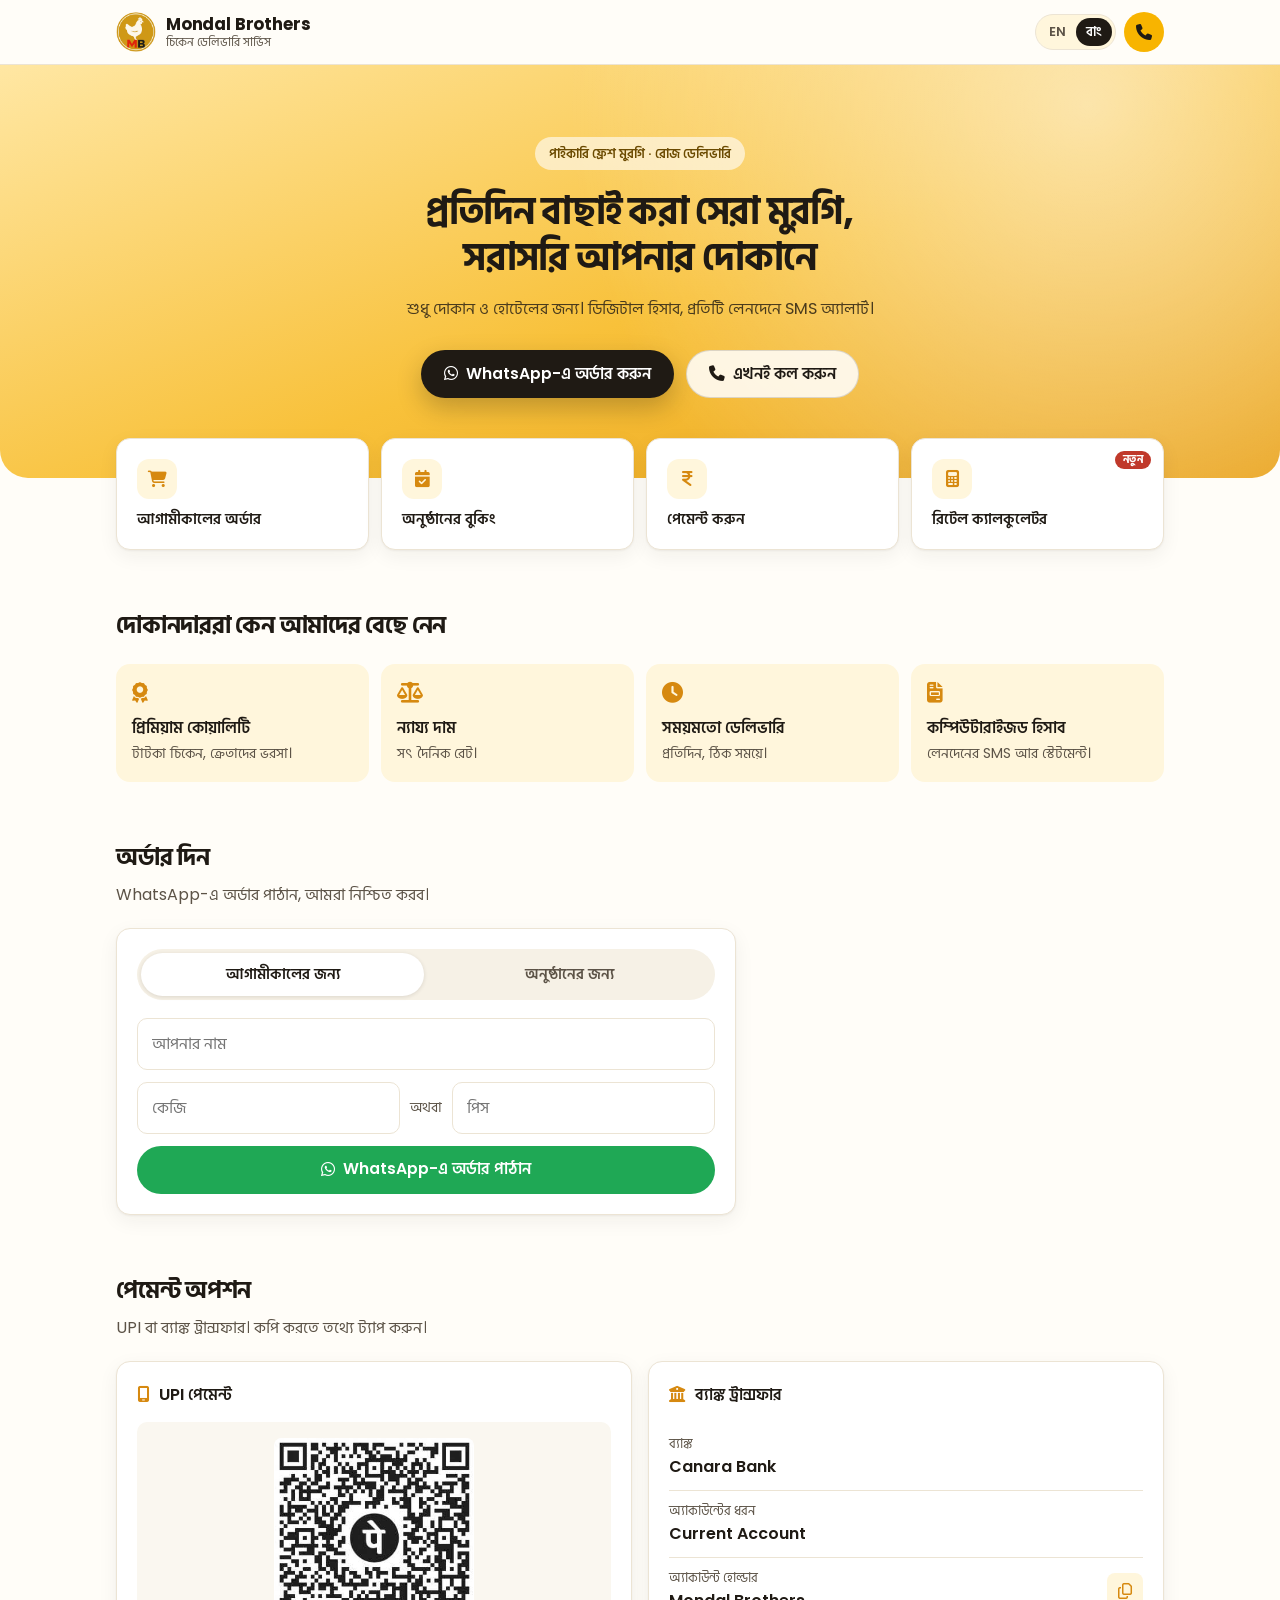
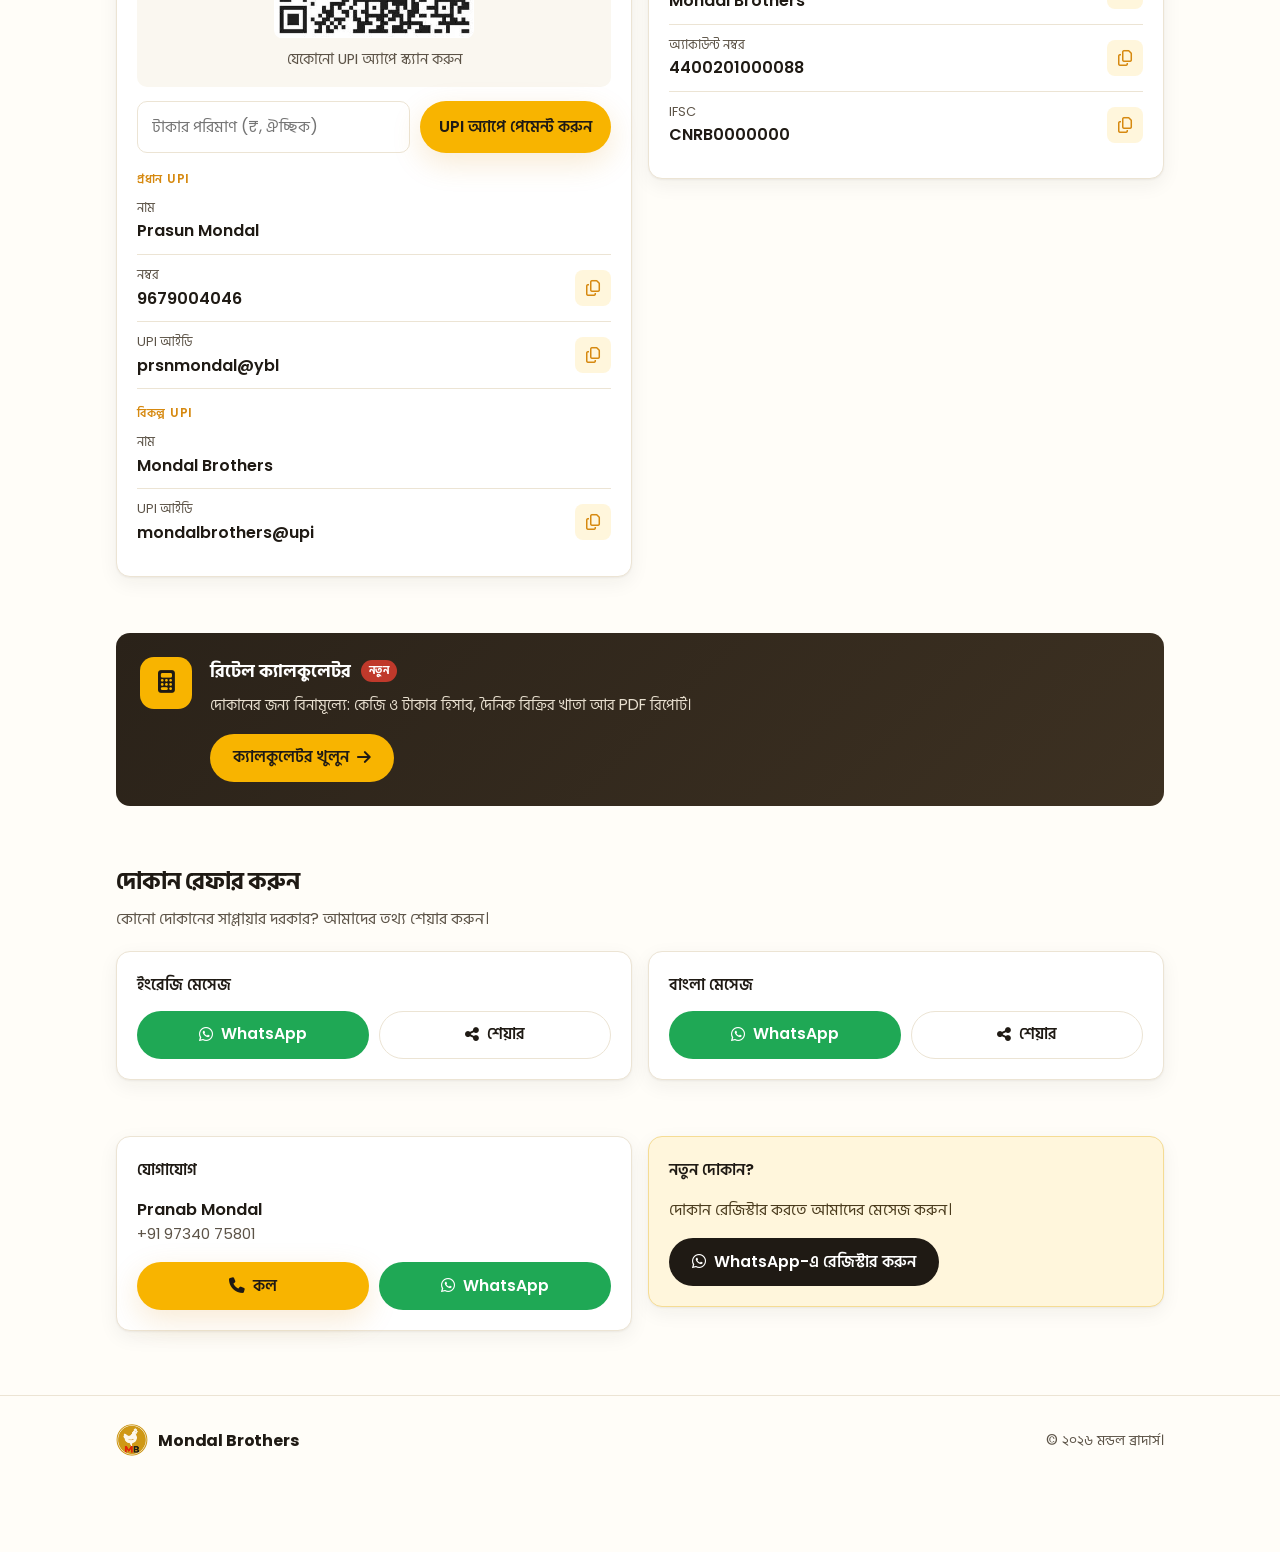
<file: index.html>
<!DOCTYPE html>
<html lang="bn">
<head>
    <meta charset="UTF-8" />
    <meta name="viewport" content="width=device-width, initial-scale=1.0" />
    <title>Mondal Brothers | Fresh Chicken Delivery for Shops &amp; Hotels</title>
    <meta name="description" content="Mondal Brothers delivers fresh farm chicken to shops and hotels every day. Premium quality, fair prices, on-time delivery and computerised accounting with daily SMS." />
    <meta name="theme-color" content="#f8b400" />

    <meta property="og:type" content="website" />
    <meta property="og:title" content="Mondal Brothers | Fresh Chicken Delivery" />
    <meta property="og:description" content="Fresh farm chicken delivered daily to shops and hotels. Order on WhatsApp." />
    <meta property="og:image" content="images/icon-512.jpg" />

    <link rel="icon" href="images/mb-icon.png" />
    <link rel="apple-touch-icon" href="images/icon-192.jpg" />
    <link rel="manifest" href="manifest.json" />

    <link rel="preconnect" href="https://fonts.googleapis.com" />
    <link rel="preconnect" href="https://fonts.gstatic.com" crossorigin />
    <link href="https://fonts.googleapis.com/css2?family=Poppins:wght@400;500;600;700&family=Hind+Siliguri:wght@400;500;600;700&display=swap" rel="stylesheet" />
    <link rel="stylesheet"
          href="https://cdnjs.cloudflare.com/ajax/libs/font-awesome/6.5.1/css/all.min.css"
          crossorigin="anonymous" referrerpolicy="no-referrer" />
    <link rel="stylesheet" href="style.css" />

    <script type="application/ld+json">
    {
        "@context": "https://schema.org",
        "@type": "LocalBusiness",
        "name": "Mondal Brothers",
        "description": "Wholesale fresh chicken delivered daily to shops and hotels.",
        "telephone": "+91-9734075801",
        "image": "images/icon-512.jpg",
        "priceRange": "₹"
    }
    </script>

    <script>
        if ("serviceWorker" in navigator) {
          navigator.serviceWorker.register("service-worker.js");
        }
    </script>
</head>

<body>

<span id="copyToast" class="toast" role="status" aria-live="polite"></span>

<!-- ================= TOP BAR ================= -->
<header class="topbar">
    <div class="container topbar-inner">
        <a href="#top" class="brand">
            <img src="images/mb-icon.png" alt="" class="brand-logo" width="40" height="40" />
            <span class="brand-text">
                <span class="brand-name">Mondal Brothers</span>
                <span class="brand-tag" data-translate="brand_tagline"></span>
            </span>
        </a>

        <div class="topbar-actions">
            <div id="langSwitcher" class="lang-switch" role="group" aria-label="Language">
                <button type="button" class="lang-opt" onclick="switchLang('en')" data-lang="en">EN</button>
                <button type="button" class="lang-opt" onclick="switchLang('bn')" data-lang="bn">বাং</button>
            </div>
            <a href="tel:+919734075801" class="icon-btn" aria-label="Call Mondal Brothers">
                <i class="fa-solid fa-phone"></i>
            </a>
        </div>
    </div>
</header>

<main id="top">

    <!-- ================= HERO ================= -->
    <section class="hero">
        <div class="container hero-inner">
            <p class="eyebrow" data-translate="hero_eyebrow"></p>
            <h1 class="hero-title" data-translate="hero_title"></h1>
            <p class="hero-sub" data-translate="subtitle"></p>

            <div class="hero-ctas">
                <a href="#order" class="btn btn-primary" onclick="trackSection('order')">
                    <i class="fa-brands fa-whatsapp"></i><span data-translate="order_whatsapp"></span>
                </a>
                <a href="tel:+919734075801" class="btn btn-ghost">
                    <i class="fa-solid fa-phone"></i><span data-translate="call_now"></span>
                </a>
            </div>
        </div>
    </section>

    <!-- ================= QUICK ACTIONS ================= -->
    <section class="container quick" aria-labelledby="quickTitle">
        <h2 id="quickTitle" class="visually-hidden" data-translate="quick_title"></h2>
        <div class="quick-grid">
            <a href="#order" class="quick-tile" onclick="showOrderTab('tomorrow'); trackSection('order')">
                <span class="tile-icon"><i class="fa-solid fa-cart-shopping"></i></span>
                <span data-translate="qa_order"></span>
            </a>
            <a href="#order" class="quick-tile" onclick="showOrderTab('occasion'); trackSection('prebook')">
                <span class="tile-icon"><i class="fa-solid fa-calendar-check"></i></span>
                <span data-translate="qa_prebook"></span>
            </a>
            <a href="#pay" class="quick-tile" onclick="trackSection('payment')">
                <span class="tile-icon"><i class="fa-solid fa-indian-rupee-sign"></i></span>
                <span data-translate="qa_pay"></span>
            </a>
            <a href="retail-calculator/retail-calculator.html" class="quick-tile">
                <span class="tile-icon"><i class="fa-solid fa-calculator"></i></span>
                <span data-translate="retail_calculator"></span>
                <span class="badge" data-translate="new_badge"></span>
            </a>
        </div>
    </section>

    <!-- ================= WHY US ================= -->
    <section class="section container" aria-labelledby="whyTitle">
        <h2 id="whyTitle" class="section-title" data-translate="why_title"></h2>
        <div class="feature-grid">
            <div class="feature">
                <i class="fa-solid fa-award"></i>
                <h3 data-translate="f_quality_t"></h3>
                <p data-translate="f_quality_d"></p>
            </div>
            <div class="feature">
                <i class="fa-solid fa-scale-balanced"></i>
                <h3 data-translate="f_price_t"></h3>
                <p data-translate="f_price_d"></p>
            </div>
            <div class="feature">
                <i class="fa-solid fa-clock"></i>
                <h3 data-translate="f_delivery_t"></h3>
                <p data-translate="f_delivery_d"></p>
            </div>
            <div class="feature">
                <i class="fa-solid fa-file-invoice"></i>
                <h3 data-translate="f_accounts_t"></h3>
                <p data-translate="f_accounts_d"></p>
            </div>
        </div>
    </section>

    <!-- ================= ORDER ================= -->
    <section id="order" class="section container" aria-labelledby="orderTitle">
        <h2 id="orderTitle" class="section-title" data-translate="order_title"></h2>
        <p class="section-desc" data-translate="order_desc"></p>

        <div class="card">
            <div class="tabs" role="tablist">
                <button type="button" class="tab active" role="tab" aria-selected="true"
                        data-tab="tomorrow" onclick="showOrderTab('tomorrow')" data-translate="tab_tomorrow"></button>
                <button type="button" class="tab" role="tab" aria-selected="false"
                        data-tab="occasion" onclick="showOrderTab('occasion')" data-translate="tab_occasion"></button>
            </div>

            <!-- Order for tomorrow -->
            <form id="orderForm" class="form tab-panel" data-panel="tomorrow">
                <input type="text" id="name" autocomplete="name"
                       data-translate-placeholder="name_ph" required />

                <div class="qty-row">
                    <input type="number" id="kg" min="0" step="0.1" inputmode="decimal" data-translate-placeholder="order_kg_ph" />
                    <span class="or-text" data-translate="or"></span>
                    <input type="number" id="pieces" min="0" step="1" inputmode="numeric" data-translate-placeholder="order_pcs_ph" />
                </div>
                <p id="qtyError" class="form-error" data-translate="qty_required" hidden></p>

                <button type="submit" class="btn btn-whatsapp btn-block">
                    <i class="fa-brands fa-whatsapp"></i><span data-translate="send_whatsapp"></span>
                </button>
            </form>

            <!-- Occasion pre-booking -->
            <form id="occasionForm" class="form tab-panel" data-panel="occasion" hidden>
                <p class="small-info" data-translate="prebook_desc"></p>

                <input type="text" id="occName" autocomplete="name"
                       data-translate-placeholder="name_ph" required />
                <input type="text" id="occTitle" data-translate-placeholder="occ_ph" />

                <label class="field-label" for="occDate" data-translate="occ_date_label"></label>
                <input type="date" id="occDate" required />

                <input type="number" id="occQty" min="0" inputmode="decimal" data-translate-placeholder="qty_ph" />

                <button type="button" class="btn btn-whatsapp btn-block" onclick="sendOccasionBooking()">
                    <i class="fa-brands fa-whatsapp"></i><span data-translate="submit_prebook"></span>
                </button>
            </form>
        </div>
    </section>

    <!-- ================= PAYMENT ================= -->
    <section id="pay" class="section container" aria-labelledby="payTitle">
        <h2 id="payTitle" class="section-title" data-translate="payment_opt"></h2>
        <p class="section-desc" data-translate="choose_payment"></p>

        <div class="pay-grid">
            <!-- UPI -->
            <div class="card">
                <h3 class="card-title"><i class="fa-solid fa-mobile-screen"></i><span data-translate="upi_title"></span></h3>

                <div class="qr-wrapper">
                    <img src="images/payment-qr.jpeg" alt="UPI payment QR code" class="qr-code" width="200" height="200" />
                    <p class="muted" data-translate="scan_pay"></p>
                </div>

                <div class="pay-row">
                    <input type="number" id="amt" min="1" inputmode="decimal" class="amount-input" data-translate-placeholder="enter_amt" />
                    <button type="button" class="btn btn-primary" onclick="payViaUpiSmart()">
                        <span data-translate="pay_now"></span>
                    </button>
                </div>

                <div class="details-list">
                    <p class="details-label" data-translate="primary_upi"></p>
                    <div class="details-row">
                        <span class="label" data-translate="name_label"></span>
                        <span class="value">Prasun Mondal</span>
                    </div>
                    <div class="details-row">
                        <span class="label" data-translate="number_label"></span>
                        <span id="upiNumber" class="value copyable" tabindex="0">9679004046</span>
                        <button type="button" class="copy-icon" aria-label="Copy" onclick="copyToClipboard('upiNumber')"><i class="fa-regular fa-copy"></i></button>
                    </div>
                    <div class="details-row">
                        <span class="label" data-translate="upi_id_label"></span>
                        <span id="upiID" class="value copyable" tabindex="0">prsnmondal@ybl</span>
                        <button type="button" class="copy-icon" aria-label="Copy" onclick="copyToClipboard('upiID')"><i class="fa-regular fa-copy"></i></button>
                    </div>

                    <p class="details-label" data-translate="alt_upi"></p>
                    <div class="details-row">
                        <span class="label" data-translate="name_label"></span>
                        <span class="value">Mondal Brothers</span>
                    </div>
                    <div class="details-row">
                        <span class="label" data-translate="upi_id_label"></span>
                        <span id="altUPIID" class="value copyable" tabindex="0">mondalbrothers@upi</span>
                        <button type="button" class="copy-icon" aria-label="Copy" onclick="copyToClipboard('altUPIID')"><i class="fa-regular fa-copy"></i></button>
                    </div>
                </div>
            </div>

            <!-- Bank transfer -->
            <div class="card">
                <h3 class="card-title"><i class="fa-solid fa-building-columns"></i><span data-translate="bank_title"></span></h3>

                <div class="details-list">
                    <div class="details-row">
                        <span class="label" data-translate="bank_name"></span>
                        <span id="bankName" class="value">Canara Bank</span>
                    </div>
                    <div class="details-row">
                        <span class="label" data-translate="acc_type"></span>
                        <span class="value">Current Account</span>
                    </div>
                    <div class="details-row">
                        <span class="label" data-translate="acc_holder"></span>
                        <span id="accHolder" class="value copyable" tabindex="0">Mondal Brothers</span>
                        <button type="button" class="copy-icon" aria-label="Copy" onclick="copyToClipboard('accHolder')"><i class="fa-regular fa-copy"></i></button>
                    </div>
                    <div class="details-row">
                        <span class="label" data-translate="acc_no"></span>
                        <span id="accNo" class="value copyable" tabindex="0">4400201000088</span>
                        <button type="button" class="copy-icon" aria-label="Copy" onclick="copyToClipboard('accNo')"><i class="fa-regular fa-copy"></i></button>
                    </div>
                    <div class="details-row">
                        <span class="label" data-translate="ifsc"></span>
                        <span id="ifsc" class="value copyable" tabindex="0">CNRB0000000</span>
                        <button type="button" class="copy-icon" aria-label="Copy" onclick="copyToClipboard('ifsc')"><i class="fa-regular fa-copy"></i></button>
                    </div>
                </div>
            </div>
        </div>
    </section>

    <!-- ================= RETAIL CALCULATOR PROMO ================= -->
    <section class="section container">
        <div class="promo">
            <div class="promo-icon"><i class="fa-solid fa-calculator"></i></div>
            <div class="promo-body">
                <h2 class="promo-title">
                    <span data-translate="retail_calculator"></span>
                    <span class="badge" data-translate="new_badge"></span>
                </h2>
                <p data-translate="calc_desc"></p>
                <a href="retail-calculator/retail-calculator.html" class="btn btn-dark">
                    <span data-translate="calc_open"></span><i class="fa-solid fa-arrow-right"></i>
                </a>
            </div>
        </div>
    </section>

    <!-- ================= REFER ================= -->
    <section id="refer" class="section container" aria-labelledby="referTitle">
        <h2 id="referTitle" class="section-title" data-translate="share_title"></h2>
        <p class="section-desc" data-translate="share_desc"></p>

        <div class="share-grid">
            <div class="card share-card">
                <h3 class="card-title" data-translate="msg_en"></h3>
                <div class="share-actions">
                    <button type="button" class="btn btn-whatsapp" onclick="shareOnWhatsAppEnglish()">
                        <i class="fa-brands fa-whatsapp"></i><span data-translate="share_wa"></span>
                    </button>
                    <button type="button" class="btn btn-outline" onclick="shareViaNativeEnglish()">
                        <i class="fa-solid fa-share-nodes"></i><span data-translate="share_btn"></span>
                    </button>
                </div>
            </div>
            <div class="card share-card">
                <h3 class="card-title" data-translate="msg_bn"></h3>
                <div class="share-actions">
                    <button type="button" class="btn btn-whatsapp" onclick="shareOnWhatsAppBengali()">
                        <i class="fa-brands fa-whatsapp"></i><span data-translate="share_wa"></span>
                    </button>
                    <button type="button" class="btn btn-outline" onclick="shareViaNativeBengali()">
                        <i class="fa-solid fa-share-nodes"></i><span data-translate="share_btn"></span>
                    </button>
                </div>
            </div>
        </div>
    </section>

    <!-- ================= CONTACT & SIGN-UP ================= -->
    <section id="contact" class="section container" aria-labelledby="contactTitle">
        <div class="contact-grid">
            <div class="card">
                <h2 id="contactTitle" class="card-title" data-translate="contact_title"></h2>
                <p class="contact-name">Pranab Mondal</p>
                <p class="muted">+91 97340 75801</p>
                <div class="share-actions">
                    <a href="tel:+919734075801" class="btn btn-primary">
                        <i class="fa-solid fa-phone"></i><span data-translate="call"></span>
                    </a>
                    <a href="https://wa.me/919734075801" target="_blank" rel="noopener" class="btn btn-whatsapp">
                        <i class="fa-brands fa-whatsapp"></i><span data-translate="whatsapp"></span>
                    </a>
                </div>
            </div>

            <div class="card signup-card">
                <h2 class="card-title" data-translate="signup_title"></h2>
                <p data-translate="signup_desc"></p>
                <a href="https://wa.me/919734075801" target="_blank" rel="noopener" id="signupLink" class="btn btn-dark">
                    <i class="fa-brands fa-whatsapp"></i><span data-translate="signup"></span>
                </a>
            </div>
        </div>
    </section>

</main>

<button id="installBtn" class="install-btn" onclick="installPwa()" style="display:none;">
    <i class="fa-solid fa-download"></i><span data-translate="install_btn"></span>
</button>

<footer class="footer">
    <div class="container footer-inner">
        <div class="brand">
            <img src="images/mb-icon.png" alt="" class="brand-logo" width="32" height="32" />
            <span class="brand-name">Mondal Brothers</span>
        </div>
        <p data-translate="site_footer"></p>
    </div>
</footer>

<script src="script.js"></script>
<script src="local-name-storage.js"></script>
<script src="log-worker.js"></script>
<script src="pwa-installation.js"></script>

<script src="lang.js"></script>
<script src="language.js"></script>

</body>
</html>
</file>
<file: style.css>
/* =================================================
   MONDAL BROTHERS — HOME PAGE STYLES
   Used only by index.html. Retail calculator has its own stylesheets.
   ================================================= */

:root {
  --gold: #f8b400;
  --gold-deep: #d68910;
  --gold-soft: #fff6dc;
  --ink: #1f1a14;
  --ink-soft: #5c5347;
  --line: #ece4d4;
  --bg: #fffdf8;
  --card: #ffffff;
  --whatsapp: #1fa855;
  --whatsapp-dark: #178a45;
  --danger: #c0392b;

  --radius: 14px;
  --radius-sm: 10px;
  --shadow: 0 1px 2px rgba(31, 26, 20, 0.05), 0 6px 20px rgba(31, 26, 20, 0.06);
  --shadow-lift: 0 10px 30px rgba(214, 137, 16, 0.18);
  --topbar-h: 64px;

  --font: "Poppins", "Hind Siliguri", system-ui, -apple-system, "Segoe UI", sans-serif;
}

/* -------------------- BASE -------------------- */
*, *::before, *::after { box-sizing: border-box; }

html {
  scroll-behavior: smooth;
  scroll-padding-top: calc(var(--topbar-h) + 12px);
  -webkit-text-size-adjust: 100%;
}

body {
  margin: 0;
  font-family: var(--font);
  font-size: 16px;
  line-height: 1.6;
  color: var(--ink);
  background: var(--bg);
  overflow-x: hidden;
}

h1, h2, h3, p { margin: 0; }
a { color: inherit; text-decoration: none; }
img { max-width: 100%; display: block; }
button { font: inherit; cursor: pointer; }

:focus-visible {
  outline: 3px solid var(--gold);
  outline-offset: 2px;
}

.container {
  width: 100%;
  max-width: 1080px;
  margin: 0 auto;
  padding: 0 16px;
}

.visually-hidden {
  position: absolute;
  width: 1px; height: 1px;
  overflow: hidden;
  clip: rect(0 0 0 0);
  white-space: nowrap;
}

.muted { color: var(--ink-soft); font-size: 0.92rem; }

/* -------------------- TOP BAR -------------------- */
.topbar {
  position: sticky;
  top: 0;
  z-index: 50;
  background: rgba(255, 253, 248, 0.92);
  backdrop-filter: saturate(160%) blur(10px);
  -webkit-backdrop-filter: saturate(160%) blur(10px);
  border-bottom: 1px solid var(--line);
}

.topbar-inner {
  height: var(--topbar-h);
  display: flex;
  align-items: center;
  justify-content: space-between;
  gap: 12px;
}

.brand {
  display: flex;
  align-items: center;
  gap: 10px;
  min-width: 0;
}

.brand-logo {
  border-radius: 50%;
  flex-shrink: 0;
}

.brand-text {
  display: flex;
  flex-direction: column;
  line-height: 1.15;
  min-width: 0;
}

.brand-name {
  font-weight: 700;
  font-size: 1.05rem;
  letter-spacing: -0.01em;
  white-space: nowrap;
}

.brand-tag {
  font-size: 0.75rem;
  color: var(--ink-soft);
  white-space: nowrap;
  overflow: hidden;
  text-overflow: ellipsis;
}

.topbar-actions {
  display: flex;
  align-items: center;
  gap: 8px;
}

.lang-switch {
  display: flex;
  padding: 3px;
  background: var(--gold-soft);
  border: 1px solid var(--line);
  border-radius: 999px;
}

.lang-opt {
  border: 0;
  background: transparent;
  color: var(--ink-soft);
  font-size: 0.8rem;
  font-weight: 600;
  padding: 4px 10px;
  border-radius: 999px;
  transition: background 0.2s, color 0.2s;
}

.lang-opt.active {
  background: var(--ink);
  color: #fff;
}

.icon-btn {
  width: 40px;
  height: 40px;
  display: grid;
  place-items: center;
  border-radius: 50%;
  background: var(--gold);
  color: var(--ink);
  transition: transform 0.15s;
}

.icon-btn:hover { transform: scale(1.06); }

/* -------------------- BUTTONS -------------------- */
.btn {
  display: inline-flex;
  align-items: center;
  justify-content: center;
  gap: 8px;
  min-height: 48px;
  padding: 12px 22px;
  border: 1.5px solid transparent;
  border-radius: 999px;
  font-weight: 600;
  font-size: 0.98rem;
  line-height: 1.2;
  text-align: center;
  transition: transform 0.15s, box-shadow 0.2s, background 0.2s;
}

.btn:hover { transform: translateY(-1px); }
.btn:active { transform: translateY(0); }

.btn-primary {
  background: var(--gold);
  color: var(--ink);
  box-shadow: var(--shadow-lift);
}
.btn-primary:hover { background: #ffc21f; }

.btn-ghost {
  background: rgba(255, 255, 255, 0.85);
  border-color: rgba(31, 26, 20, 0.15);
  color: var(--ink);
}

.btn-whatsapp {
  background: var(--whatsapp);
  color: #fff;
}
.btn-whatsapp:hover { background: var(--whatsapp-dark); }

.btn-outline {
  background: transparent;
  border-color: var(--line);
  color: var(--ink);
}
.btn-outline:hover { border-color: var(--gold-deep); }

.btn-dark {
  background: var(--ink);
  color: #fff;
}

.btn-block { width: 100%; }

/* -------------------- HERO -------------------- */
.hero {
  background:
    radial-gradient(circle at 85% 10%, rgba(255, 255, 255, 0.55), transparent 45%),
    linear-gradient(160deg, #ffe7a3 0%, #f8c13a 55%, #e9a21a 100%);
  border-radius: 0 0 28px 28px;
}

.hero-inner {
  padding-top: 44px;
  padding-bottom: 48px;
  max-width: 760px;
  text-align: center;
}

.eyebrow {
  display: inline-block;
  padding: 6px 14px;
  margin-bottom: 18px;
  background: rgba(255, 255, 255, 0.6);
  border-radius: 999px;
  font-size: 0.82rem;
  font-weight: 600;
  color: #6b4a00;
}

.hero-title {
  font-size: clamp(1.5rem, 5vw, 2.4rem);
  line-height: 1.2;
  font-weight: 700;
  letter-spacing: -0.02em;
  text-wrap: balance;
}

.hero-sub {
  margin: 16px auto 0;
  max-width: 560px;
  font-size: 1.02rem;
  color: #4a3b1d;
}

.hero-ctas {
  margin-top: 28px;
  display: flex;
  flex-wrap: wrap;
  justify-content: center;
  gap: 12px;
}

.hero-ctas .btn-primary {
  background: var(--ink);
  color: #fff;
  box-shadow: 0 10px 24px rgba(31, 26, 20, 0.25);
}

/* -------------------- QUICK ACTIONS -------------------- */
.quick { margin-top: -26px; }

.quick-grid {
  display: grid;
  grid-template-columns: repeat(2, minmax(0, 1fr));
  gap: 12px;
}

.quick-tile {
  position: relative;
  display: flex;
  flex-direction: column;
  align-items: flex-start;
  gap: 10px;
  padding: 16px;
  background: var(--card);
  border: 1px solid var(--line);
  border-radius: var(--radius);
  box-shadow: var(--shadow);
  font-weight: 600;
  font-size: 0.95rem;
  line-height: 1.3;
  transition: transform 0.15s, box-shadow 0.2s, border-color 0.2s;
}

.quick-tile:hover {
  transform: translateY(-2px);
  border-color: var(--gold);
  box-shadow: var(--shadow-lift);
}

.tile-icon {
  width: 40px;
  height: 40px;
  display: grid;
  place-items: center;
  border-radius: 12px;
  background: var(--gold-soft);
  color: var(--gold-deep);
  font-size: 1.05rem;
}

.badge {
  display: inline-block;
  padding: 2px 8px;
  border-radius: 999px;
  background: var(--danger);
  color: #fff;
  font-size: 0.68rem;
  font-weight: 700;
  letter-spacing: 0.03em;
  text-transform: uppercase;
  vertical-align: middle;
}

.quick-tile .badge {
  position: absolute;
  top: 12px;
  right: 12px;
}

/* -------------------- SECTIONS -------------------- */
.section { margin-top: 56px; }

.section-title {
  font-size: clamp(1.2rem, 3.5vw, 1.5rem);
  font-weight: 700;
  letter-spacing: -0.01em;
}

.section-desc {
  margin-top: 6px;
  color: var(--ink-soft);
  max-width: 620px;
}

.section-title + .feature-grid,
.section-desc + .card,
.section-desc + .pay-grid,
.section-desc + .share-grid { margin-top: 20px; }

.card {
  background: var(--card);
  border: 1px solid var(--line);
  border-radius: var(--radius);
  box-shadow: var(--shadow);
  padding: 20px;
}

.card-title {
  display: flex;
  align-items: center;
  gap: 10px;
  font-size: 1.02rem;
  font-weight: 600;
  margin-bottom: 14px;
}

.card-title i { color: var(--gold-deep); }

/* -------------------- FEATURES -------------------- */
.feature-grid {
  display: grid;
  grid-template-columns: repeat(2, minmax(0, 1fr));
  gap: 12px;
}

.feature {
  padding: 18px 16px;
  background: var(--gold-soft);
  border-radius: var(--radius);
}

.feature i {
  font-size: 1.3rem;
  color: var(--gold-deep);
}

.feature h3 {
  margin-top: 10px;
  font-size: 1rem;
  font-weight: 600;
  line-height: 1.3;
}

.feature p {
  margin-top: 4px;
  font-size: 0.88rem;
  color: var(--ink-soft);
  line-height: 1.5;
}

/* -------------------- ORDER / FORMS -------------------- */
.tabs {
  display: flex;
  gap: 4px;
  padding: 4px;
  margin-bottom: 18px;
  background: #f6f1e6;
  border-radius: 999px;
}

.tab {
  flex: 1;
  border: 0;
  background: transparent;
  padding: 10px 12px;
  border-radius: 999px;
  font-weight: 600;
  font-size: 0.92rem;
  color: var(--ink-soft);
  transition: background 0.2s, color 0.2s;
}

.tab.active {
  background: var(--card);
  color: var(--ink);
  box-shadow: 0 1px 4px rgba(31, 26, 20, 0.12);
}

.form {
  display: flex;
  flex-direction: column;
  gap: 12px;
}

.form[hidden] { display: none; }

input[type="text"],
input[type="number"],
input[type="date"] {
  width: 100%;
  min-height: 48px;
  padding: 12px 14px;
  border: 1.5px solid var(--line);
  border-radius: var(--radius-sm);
  background: #fff;
  color: var(--ink);
  font: inherit;
  transition: border-color 0.2s, box-shadow 0.2s;
}

input:focus {
  outline: none;
  border-color: var(--gold);
  box-shadow: 0 0 0 4px rgba(248, 180, 0, 0.2);
}

.field-label {
  margin-bottom: -6px;
  font-size: 0.85rem;
  font-weight: 500;
  color: var(--ink-soft);
}

.qty-row {
  display: flex;
  align-items: center;
  gap: 10px;
}

.qty-row input { flex: 1; min-width: 0; }

.or-text {
  font-size: 0.85rem;
  color: var(--ink-soft);
}

.form-error {
  color: var(--danger);
  font-size: 0.88rem;
}

.small-info {
  color: var(--ink-soft);
  font-size: 0.92rem;
}

/* -------------------- PAYMENT -------------------- */
.pay-grid {
  display: grid;
  gap: 16px;
}

.qr-wrapper {
  display: flex;
  flex-direction: column;
  align-items: center;
  gap: 10px;
  padding: 16px;
  background: #faf7f0;
  border-radius: var(--radius-sm);
  text-align: center;
}

.qr-code {
  width: 200px;
  height: 200px;
  object-fit: contain;
  border-radius: 8px;
  background: #fff;
}

.pay-row {
  display: flex;
  gap: 10px;
  margin-top: 14px;
}

.pay-row .amount-input { flex: 1; min-width: 0; }
.pay-row .btn { flex-shrink: 0; padding: 12px 18px; }

.details-list { margin-top: 16px; }

.details-label {
  margin-top: 14px;
  font-size: 0.75rem;
  font-weight: 600;
  letter-spacing: 0.06em;
  text-transform: uppercase;
  color: var(--gold-deep);
}

/* Label above value, copy button on the right — keeps IDs and numbers unbroken on phones */
.details-row {
  display: grid;
  grid-template-columns: minmax(0, 1fr) auto;
  align-items: center;
  column-gap: 10px;
  padding: 10px 0;
  border-bottom: 1px solid var(--line);
}

.details-row:last-child { border-bottom: 0; }

.details-row .label {
  color: var(--ink-soft);
  font-size: 0.8rem;
}

.details-row .value {
  grid-column: 1;
  font-weight: 600;
  overflow-wrap: anywhere;
}

.details-row .copy-icon {
  grid-column: 2;
  grid-row: 1 / span 2;
}

.copyable { cursor: pointer; }

.copy-icon {
  flex-shrink: 0;
  width: 36px;
  height: 36px;
  display: grid;
  place-items: center;
  border: 0;
  border-radius: 8px;
  background: var(--gold-soft);
  color: var(--gold-deep);
  transition: background 0.2s;
}

.copy-icon:hover { background: #ffe9a8; }

/* -------------------- PROMO -------------------- */
.promo {
  display: flex;
  gap: 18px;
  padding: 24px;
  border-radius: var(--radius);
  background: linear-gradient(135deg, #2a2219 0%, #3d3122 100%);
  color: #fff;
}

.promo-icon {
  flex-shrink: 0;
  width: 52px;
  height: 52px;
  display: grid;
  place-items: center;
  border-radius: 14px;
  background: var(--gold);
  color: var(--ink);
  font-size: 1.4rem;
}

.promo-title {
  display: flex;
  align-items: center;
  flex-wrap: wrap;
  gap: 10px;
  font-size: 1.12rem;
  font-weight: 700;
}

.promo-body p {
  margin: 8px 0 16px;
  color: #e8dfcf;
  font-size: 0.95rem;
}

.promo .btn-dark {
  background: var(--gold);
  color: var(--ink);
}

/* -------------------- REFER / CONTACT -------------------- */
.share-grid,
.contact-grid {
  display: grid;
  gap: 16px;
}

.share-card .card-title { margin-bottom: 12px; }

.share-actions {
  display: flex;
  flex-wrap: wrap;
  gap: 10px;
}

.share-actions .btn { flex: 1 1 140px; }

.contact-name {
  font-size: 1.02rem;
  font-weight: 600;
}

.contact-grid .muted { margin-bottom: 16px; }

.signup-card {
  background: var(--gold-soft);
  border-color: #f5dc94;
}

.signup-card p { margin-bottom: 16px; color: #4a3b1d; }

/* -------------------- FOOTER -------------------- */
.footer {
  margin-top: 64px;
  padding: 28px 0 96px;
  border-top: 1px solid var(--line);
  color: var(--ink-soft);
  font-size: 0.88rem;
}

.footer-inner {
  display: flex;
  flex-direction: column;
  gap: 10px;
}

.footer .brand-name { color: var(--ink); font-size: 1rem; }

/* -------------------- INSTALL BUTTON & TOAST -------------------- */
.install-btn {
  position: fixed;
  right: 16px;
  bottom: 16px;
  z-index: 60;
  display: inline-flex;
  align-items: center;
  gap: 8px;
  padding: 12px 18px;
  border: 0;
  border-radius: 999px;
  background: var(--ink);
  color: #fff;
  font-weight: 600;
  box-shadow: 0 10px 24px rgba(31, 26, 20, 0.3);
}

.toast {
  position: fixed;
  left: 50%;
  bottom: 24px;
  z-index: 100;
  max-width: calc(100% - 32px);
  padding: 10px 18px;
  border-radius: 999px;
  background: var(--ink);
  color: #fff;
  font-size: 0.9rem;
  opacity: 0;
  pointer-events: none;
  transform: translate(-50%, 12px);
  transition: opacity 0.25s, transform 0.25s;
}

.toast.show {
  opacity: 1;
  transform: translate(-50%, 0);
}

/* -------------------- LARGER SCREENS -------------------- */
@media (min-width: 720px) {
  .hero-inner { padding-top: 72px; padding-bottom: 80px; }
  .quick { margin-top: -40px; }
  .quick-grid,
  .feature-grid { grid-template-columns: repeat(4, minmax(0, 1fr)); }
  .quick-tile { padding: 20px; }
  .pay-grid,
  .share-grid,
  .contact-grid { grid-template-columns: repeat(2, minmax(0, 1fr)); align-items: start; }
  #order .card { max-width: 620px; }
  .footer-inner { flex-direction: row; justify-content: space-between; align-items: center; }
}

@media (max-width: 480px) {
  .pay-row { flex-direction: column; }
}

@media (max-width: 380px) {
  .brand-tag { display: none; }
}

@media (prefers-reduced-motion: reduce) {
  html { scroll-behavior: auto; }
  *, *::before, *::after { transition: none !important; }
}
</file>
